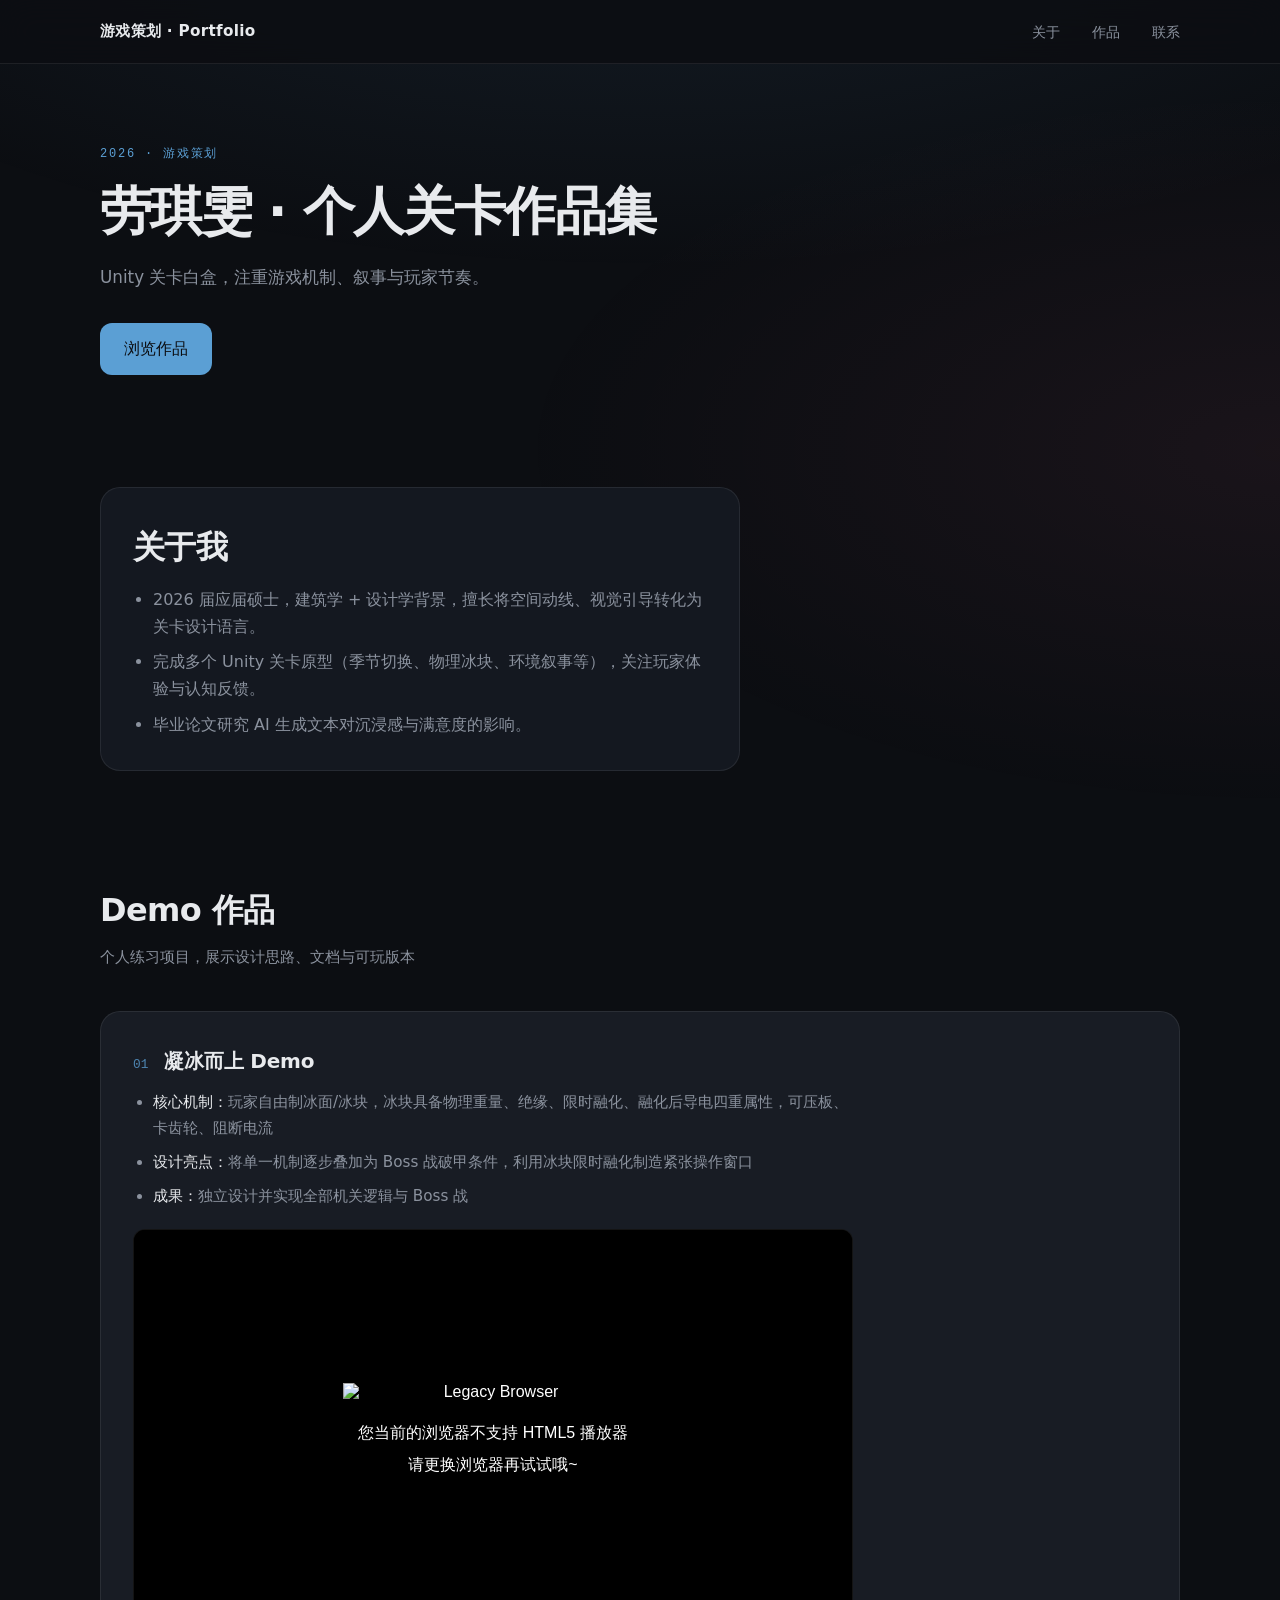
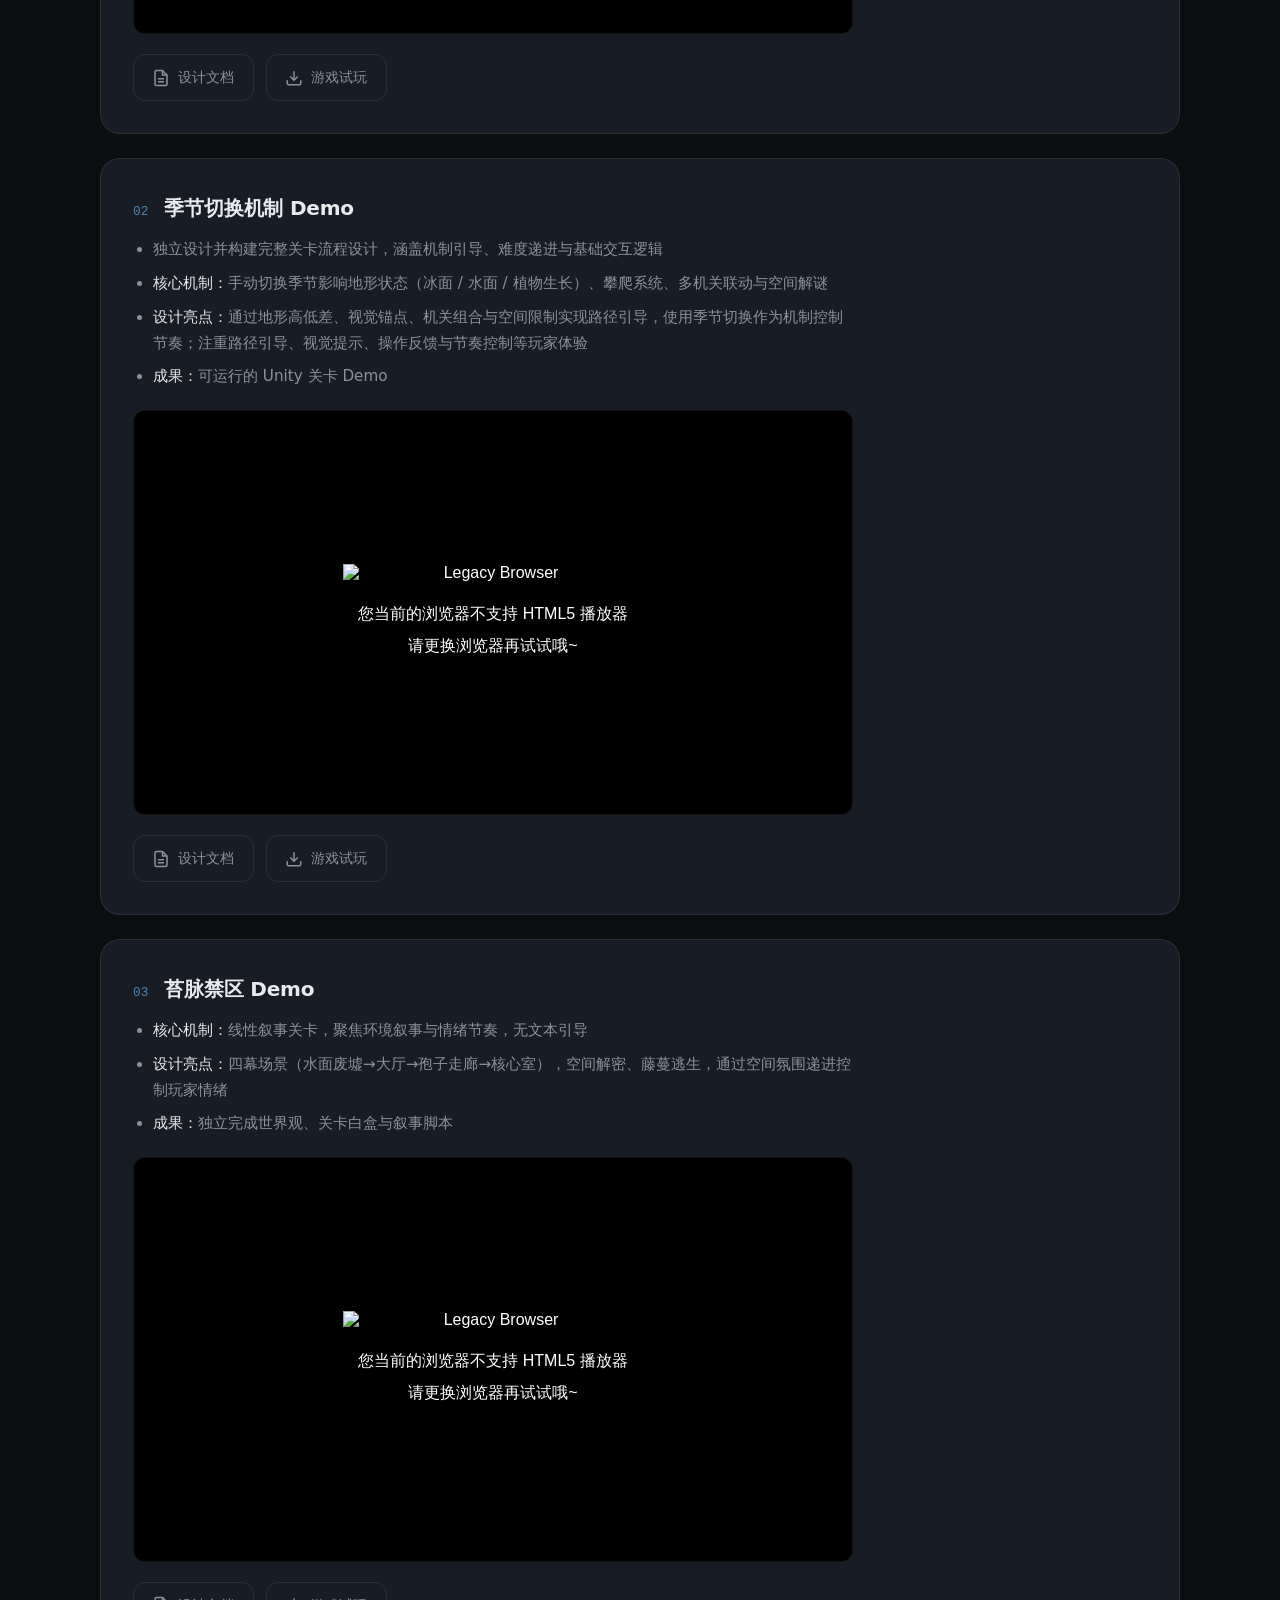
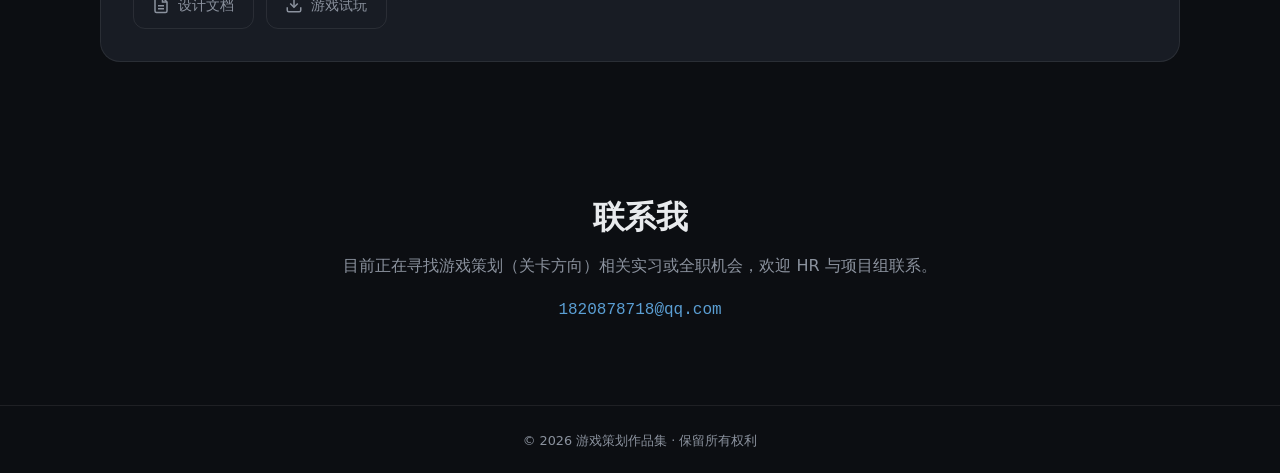
<file: portfolio.html>
<!DOCTYPE html>
<!-- saved from url=(0049)file:///D:/work/level-design-portfolio/index.html -->
<html lang="zh-CN"><head><meta http-equiv="Content-Type" content="text/html; charset=UTF-8">
  
  <meta name="viewport" content="width=device-width, initial-scale=1.0">
  <title>游戏策划作品集</title>
  <link rel="preconnect" href="https://fonts.googleapis.com/">
  <link rel="preconnect" href="https://fonts.gstatic.com/" crossorigin="">
  <link href="./portfolio_files/css2" rel="stylesheet">
  <link rel="stylesheet" href="./portfolio_files/styles.css">
</head>
<body>
  <header class="header" id="top">
    <nav class="nav container">
      <a href="file:///D:/work/level-design-portfolio/index.html#top" class="nav__logo">游戏策划 · Portfolio</a>
      <ul class="nav__links">
        <li><a href="file:///D:/work/level-design-portfolio/index.html#about">关于</a></li>
        <li><a href="file:///D:/work/level-design-portfolio/index.html#works">作品</a></li>
        <li><a href="file:///D:/work/level-design-portfolio/index.html#contact">联系</a></li>
      </ul>
      <button class="nav__toggle" aria-label="打开菜单" aria-expanded="false">
        <span></span>
        <span></span>
        <span></span>
      </button>
    </nav>
  </header>

  <main>
    <section class="hero container">
      <p class="hero__tag">2026 · 游戏策划</p>
      <h1 class="hero__title">劳琪雯 · 个人关卡作品集</h1>
      <p class="hero__desc">
        Unity 关卡白盒，注重游戏机制、叙事与玩家节奏。
      </p>
      <a href="file:///D:/work/level-design-portfolio/index.html#works" class="hero__cta">浏览作品</a>
    </section>

    <section class="about container" id="about">
      <div class="about__content">
        <h2 class="section-title">关于我</h2>
        <ul class="about__list">
          <li>2026 届应届硕士，建筑学 + 设计学背景，擅长将空间动线、视觉引导转化为关卡设计语言。</li>
          <li>完成多个 Unity 关卡原型（季节切换、物理冰块、环境叙事等），关注玩家体验与认知反馈。</li>
          <li>毕业论文研究 AI 生成文本对沉浸感与满意度的影响。</li>
        </ul>
      </div>
    </section>

    <section class="works container" id="works">
      <h2 class="section-title">Demo 作品</h2>
      <p class="section-subtitle">个人练习项目，展示设计思路、文档与可玩版本</p>

      <div class="works__grid">
        <!-- 作品 1 -->
        <article class="work-card">
          <div class="work-card__header">
            <span class="work-card__index">01</span>
            <h3 class="work-card__title">凝冰而上 Demo</h3>
          </div>
          <ul class="work-card__desc">
            <li><strong>核心机制：</strong>玩家自由制冰面/冰块，冰块具备物理重量、绝缘、限时融化、融化后导电四重属性，可压板、卡齿轮、阻断电流</li>
            <li><strong>设计亮点：</strong>将单一机制逐步叠加为 Boss 战破甲条件，利用冰块限时融化制造紧张操作窗口</li>
            <li><strong>成果：</strong>独立设计并实现全部机关逻辑与 Boss 战</li>
          </ul>
          <div class="work-card__video">
            <div class="video-embed">
              <iframe src="./portfolio_files/player.html" title="凝冰而上 Demo 演示" scrolling="no" frameborder="0" allowfullscreen=""></iframe>
            </div>
          </div>
          <div class="work-card__actions">
            <div class="work-card__downloads">
              <a href="file:///D:/work/level-design-portfolio/assets/docs/project-01-design-doc.pdf" class="btn btn--outline" download="">
                <svg class="btn__icon" viewBox="0 0 24 24" fill="none" stroke="currentColor" stroke-width="2" aria-hidden="true">
                  <path d="M14 2H6a2 2 0 0 0-2 2v16a2 2 0 0 0 2 2h12a2 2 0 0 0 2-2V8z"></path>
                  <polyline points="14 2 14 8 20 8"></polyline>
                  <line x1="16" y1="13" x2="8" y2="13"></line>
                  <line x1="16" y1="17" x2="8" y2="17"></line>
                </svg>
                设计文档
              </a>
              <a href="file:///D:/work/level-design-portfolio/assets/demos/project-01-demo.zip" class="btn btn--outline" download="">
                <svg class="btn__icon" viewBox="0 0 24 24" fill="none" stroke="currentColor" stroke-width="2" aria-hidden="true">
                  <path d="M21 15v4a2 2 0 0 1-2 2H5a2 2 0 0 1-2-2v-4"></path>
                  <polyline points="7 10 12 15 17 10"></polyline>
                  <line x1="12" y1="15" x2="12" y2="3"></line>
                </svg>
                游戏试玩
              </a>
            </div>
          </div>
        </article>

        <!-- 作品 2 -->
        <article class="work-card">
          <div class="work-card__header">
            <span class="work-card__index">02</span>
            <h3 class="work-card__title">季节切换机制 Demo</h3>
          </div>
          <ul class="work-card__desc">
            <li>独立设计并构建完整关卡流程设计，涵盖机制引导、难度递进与基础交互逻辑</li>
            <li><strong>核心机制：</strong>手动切换季节影响地形状态（冰面 / 水面 / 植物生长）、攀爬系统、多机关联动与空间解谜</li>
            <li><strong>设计亮点：</strong>通过地形高低差、视觉锚点、机关组合与空间限制实现路径引导，使用季节切换作为机制控制节奏；注重路径引导、视觉提示、操作反馈与节奏控制等玩家体验</li>
            <li><strong>成果：</strong>可运行的 Unity 关卡 Demo</li>
          </ul>
          <div class="work-card__video">
            <div class="video-embed">
              <iframe src="./portfolio_files/player(1).html" title="季节切换机制 Demo 演示" scrolling="no" frameborder="0" allowfullscreen=""></iframe>
            </div>
          </div>
          <div class="work-card__actions">
            <div class="work-card__downloads">
              <a href="file:///D:/work/level-design-portfolio/assets/docs/project-02-design-doc.pdf" class="btn btn--outline" download="">
                <svg class="btn__icon" viewBox="0 0 24 24" fill="none" stroke="currentColor" stroke-width="2" aria-hidden="true">
                  <path d="M14 2H6a2 2 0 0 0-2 2v16a2 2 0 0 0 2 2h12a2 2 0 0 0 2-2V8z"></path>
                  <polyline points="14 2 14 8 20 8"></polyline>
                  <line x1="16" y1="13" x2="8" y2="13"></line>
                  <line x1="16" y1="17" x2="8" y2="17"></line>
                </svg>
                设计文档
              </a>
              <a href="file:///D:/work/level-design-portfolio/assets/demos/project-02-demo.zip" class="btn btn--outline" download="">
                <svg class="btn__icon" viewBox="0 0 24 24" fill="none" stroke="currentColor" stroke-width="2" aria-hidden="true">
                  <path d="M21 15v4a2 2 0 0 1-2 2H5a2 2 0 0 1-2-2v-4"></path>
                  <polyline points="7 10 12 15 17 10"></polyline>
                  <line x1="12" y1="15" x2="12" y2="3"></line>
                </svg>
                游戏试玩
              </a>
            </div>
          </div>
        </article>

        <!-- 作品 3 -->
        <article class="work-card">
          <div class="work-card__header">
            <span class="work-card__index">03</span>
            <h3 class="work-card__title">苔脉禁区 Demo</h3>
          </div>
          <ul class="work-card__desc">
            <li><strong>核心机制：</strong>线性叙事关卡，聚焦环境叙事与情绪节奏，无文本引导</li>
            <li><strong>设计亮点：</strong>四幕场景（水面废墟→大厅→孢子走廊→核心室），空间解密、藤蔓逃生，通过空间氛围递进控制玩家情绪</li>
            <li><strong>成果：</strong>独立完成世界观、关卡白盒与叙事脚本</li>
          </ul>
          <div class="work-card__video">
            <div class="video-embed">
              <iframe src="./portfolio_files/player(2).html" title="苔脉禁区 Demo 演示" scrolling="no" frameborder="0" allowfullscreen=""></iframe>
            </div>
          </div>
          <div class="work-card__actions">
            <div class="work-card__downloads">
              <a href="file:///D:/work/level-design-portfolio/assets/docs/project-03-design-doc.pdf" class="btn btn--outline" download="">
                <svg class="btn__icon" viewBox="0 0 24 24" fill="none" stroke="currentColor" stroke-width="2" aria-hidden="true">
                  <path d="M14 2H6a2 2 0 0 0-2 2v16a2 2 0 0 0 2 2h12a2 2 0 0 0 2-2V8z"></path>
                  <polyline points="14 2 14 8 20 8"></polyline>
                  <line x1="16" y1="13" x2="8" y2="13"></line>
                  <line x1="16" y1="17" x2="8" y2="17"></line>
                </svg>
                设计文档
              </a>
              <a href="file:///D:/work/level-design-portfolio/assets/demos/project-03-demo.zip" class="btn btn--outline" download="">
                <svg class="btn__icon" viewBox="0 0 24 24" fill="none" stroke="currentColor" stroke-width="2" aria-hidden="true">
                  <path d="M21 15v4a2 2 0 0 1-2 2H5a2 2 0 0 1-2-2v-4"></path>
                  <polyline points="7 10 12 15 17 10"></polyline>
                  <line x1="12" y1="15" x2="12" y2="3"></line>
                </svg>
                游戏试玩
              </a>
            </div>
          </div>
        </article>
      </div>
    </section>

    <section class="contact container" id="contact">
      <h2 class="section-title">联系我</h2>
      <p class="contact__text">
        目前正在寻找游戏策划（关卡方向）相关实习或全职机会，欢迎 HR 与项目组联系。
      </p>
      <a href="mailto:1820878718@qq.com" class="contact__email">1820878718@qq.com</a>
    </section>
  </main>

  <footer class="footer">
    <div class="container">
      <p>© 2026 游戏策划作品集 · 保留所有权利</p>
    </div>
  </footer>

  <script src="./portfolio_files/script.js"></script>


</body></html>
</file>
<file: portfolio_files/styles.css>
/* ===== Variables ===== */
:root {
  --bg: #0c0e12;
  --bg-elevated: #141820;
  --bg-card: #181c24;
  --border: rgba(255, 255, 255, 0.08);
  --text: #e8eaed;
  --text-muted: #8b929e;
  --accent: #5b9fd4;
  --accent-hover: #7ab3e0;
  --bilibili: #fb7299;
  --bilibili-hover: #fc8fb0;
  --radius: 12px;
  --radius-lg: 20px;
  --shadow: 0 8px 32px rgba(0, 0, 0, 0.4);
  --transition: 0.25s ease;
  --font: "Noto Sans SC", system-ui, sans-serif;
  --font-mono: "JetBrains Mono", monospace;
  --nav-height: 64px;
}

/* ===== Reset & Base ===== */
*,
*::before,
*::after {
  box-sizing: border-box;
  margin: 0;
  padding: 0;
}

html {
  scroll-behavior: smooth;
  scroll-padding-top: calc(var(--nav-height) + 24px);
}

body {
  font-family: var(--font);
  background: var(--bg);
  color: var(--text);
  line-height: 1.7;
  min-height: 100vh;
  -webkit-font-smoothing: antialiased;
}

body::before {
  content: "";
  position: fixed;
  inset: 0;
  background:
    radial-gradient(ellipse 80% 50% at 50% -20%, rgba(91, 159, 212, 0.12), transparent),
    radial-gradient(ellipse 60% 40% at 100% 50%, rgba(251, 114, 153, 0.06), transparent);
  pointer-events: none;
  z-index: -1;
}

a {
  color: inherit;
  text-decoration: none;
}

ul {
  list-style: none;
}

img {
  max-width: 100%;
  display: block;
}

.container {
  width: min(1080px, 92vw);
  margin-inline: auto;
}

.section-title {
  font-size: clamp(1.5rem, 3vw, 2rem);
  font-weight: 600;
  letter-spacing: -0.02em;
  margin-bottom: 0.5rem;
}

.section-subtitle {
  color: var(--text-muted);
  margin-bottom: 2.5rem;
  font-size: 0.95rem;
}

/* ===== Header / Nav ===== */
.header {
  position: sticky;
  top: 0;
  z-index: 100;
  height: var(--nav-height);
  background: rgba(12, 14, 18, 0.85);
  backdrop-filter: blur(16px);
  border-bottom: 1px solid var(--border);
}

.nav {
  display: flex;
  align-items: center;
  justify-content: space-between;
  height: 100%;
}

.nav__logo {
  font-weight: 600;
  font-size: 0.95rem;
  letter-spacing: 0.02em;
  transition: color var(--transition);
}

.nav__logo:hover {
  color: var(--accent);
}

.nav__links {
  display: flex;
  gap: 2rem;
}

.nav__links a {
  font-size: 0.9rem;
  color: var(--text-muted);
  transition: color var(--transition);
  position: relative;
}

.nav__links a::after {
  content: "";
  position: absolute;
  bottom: -4px;
  left: 0;
  width: 0;
  height: 2px;
  background: var(--accent);
  transition: width var(--transition);
}

.nav__links a:hover {
  color: var(--text);
}

.nav__links a:hover::after {
  width: 100%;
}

.nav__toggle {
  display: none;
  flex-direction: column;
  gap: 5px;
  background: none;
  border: none;
  cursor: pointer;
  padding: 4px;
}

.nav__toggle span {
  display: block;
  width: 22px;
  height: 2px;
  background: var(--text);
  transition: var(--transition);
}

/* ===== Hero ===== */
.hero {
  padding: 5rem 0 4rem;
}

.hero__tag {
  font-family: var(--font-mono);
  font-size: 0.75rem;
  letter-spacing: 0.15em;
  text-transform: uppercase;
  color: var(--accent);
  margin-bottom: 1rem;
}

.hero__title {
  font-size: clamp(2rem, 5vw, 3.25rem);
  font-weight: 700;
  line-height: 1.2;
  letter-spacing: -0.03em;
  margin-bottom: 1.25rem;
}

.hero__desc {
  color: var(--text-muted);
  max-width: 540px;
  font-size: 1.05rem;
  margin-bottom: 2rem;
}

.hero__cta {
  display: inline-flex;
  align-items: center;
  padding: 0.75rem 1.5rem;
  background: var(--accent);
  color: var(--bg);
  font-weight: 500;
  border-radius: var(--radius);
  transition: background var(--transition), transform var(--transition);
}

.hero__cta:hover {
  background: var(--accent-hover);
  transform: translateY(-2px);
}

/* ===== About ===== */
.about {
  padding: 3rem 0;
}

.about__content {
  max-width: 640px;
  padding: 2rem;
  background: var(--bg-elevated);
  border: 1px solid var(--border);
  border-radius: var(--radius-lg);
}

.about__content p {
  color: var(--text-muted);
  margin-top: 0.75rem;
}

.about__list {
  margin-top: 0.75rem;
  padding-left: 1.25rem;
  color: var(--text-muted);
}

.about__list li {
  list-style: disc;
  margin-bottom: 0.5rem;
}

.about__list li:last-child {
  margin-bottom: 0;
}

/* ===== Works Grid ===== */
.works {
  padding: 4rem 0;
}

.works__grid {
  display: flex;
  flex-direction: column;
  gap: 1.5rem;
}

.work-card {
  background: var(--bg-card);
  border: 1px solid var(--border);
  border-radius: var(--radius-lg);
  padding: 2rem;
  transition: border-color var(--transition), box-shadow var(--transition);
}

.work-card:hover {
  border-color: rgba(91, 159, 212, 0.25);
  box-shadow: var(--shadow);
}

.work-card__header {
  display: flex;
  align-items: baseline;
  gap: 1rem;
  margin-bottom: 0.75rem;
}

.work-card__index {
  font-family: var(--font-mono);
  font-size: 0.8rem;
  color: var(--accent);
  opacity: 0.8;
}

.work-card__title {
  font-size: 1.25rem;
  font-weight: 600;
  letter-spacing: -0.01em;
}

.work-card__desc {
  color: var(--text-muted);
  font-size: 0.95rem;
  margin-bottom: 1.25rem;
  max-width: 720px;
  padding-left: 1.25rem;
}

.work-card__desc li {
  list-style: disc;
  margin-bottom: 0.5rem;
}

.work-card__desc li:last-child {
  margin-bottom: 0;
}

.work-card__desc strong {
  color: var(--text);
  font-weight: 500;
}

.work-card__video {
  margin-bottom: 1.25rem;
}

.video-embed {
  position: relative;
  width: 100%;
  max-width: 720px;
  aspect-ratio: 16 / 9;
  border-radius: var(--radius);
  overflow: hidden;
  background: #000;
  border: 1px solid var(--border);
}

.video-embed iframe {
  position: absolute;
  inset: 0;
  width: 100%;
  height: 100%;
  border: none;
}

.work-card__actions {
  display: flex;
  flex-wrap: wrap;
  align-items: center;
  gap: 1rem;
}

.work-card__downloads {
  display: flex;
  flex-wrap: wrap;
  gap: 0.75rem;
}

/* ===== Buttons ===== */
.btn {
  display: inline-flex;
  align-items: center;
  gap: 0.5rem;
  padding: 0.65rem 1.15rem;
  font-size: 0.875rem;
  font-weight: 500;
  font-family: var(--font);
  border-radius: var(--radius);
  border: none;
  cursor: pointer;
  transition: background var(--transition), color var(--transition), border-color var(--transition), transform var(--transition);
}

.btn__icon {
  width: 18px;
  height: 18px;
  flex-shrink: 0;
}

.btn--outline {
  background: transparent;
  color: var(--text-muted);
  border: 1px solid var(--border);
}

.btn--outline:hover {
  color: var(--text);
  border-color: rgba(255, 255, 255, 0.2);
  background: rgba(255, 255, 255, 0.04);
}

/* ===== Contact ===== */
.contact {
  padding: 4rem 0 5rem;
  text-align: center;
}

.contact__text {
  color: var(--text-muted);
  margin-bottom: 1rem;
}

.contact__email {
  font-family: var(--font-mono);
  font-size: 1rem;
  color: var(--accent);
  transition: color var(--transition);
}

.contact__email:hover {
  color: var(--accent-hover);
}

/* ===== Footer ===== */
.footer {
  padding: 1.5rem 0;
  border-top: 1px solid var(--border);
  text-align: center;
}

.footer p {
  font-size: 0.8rem;
  color: var(--text-muted);
}

/* ===== Mobile Nav ===== */
@media (max-width: 640px) {
  .nav__toggle {
    display: flex;
  }

  .nav__links {
    position: fixed;
    top: var(--nav-height);
    left: 0;
    right: 0;
    flex-direction: column;
    gap: 0;
    background: rgba(12, 14, 18, 0.98);
    backdrop-filter: blur(16px);
    border-bottom: 1px solid var(--border);
    padding: 1rem 0;
    transform: translateY(-120%);
    opacity: 0;
    visibility: hidden;
    transition: transform var(--transition), opacity var(--transition), visibility var(--transition);
  }

  .nav__links.is-open {
    transform: translateY(0);
    opacity: 1;
    visibility: visible;
  }

  .nav__links li a {
    display: block;
    padding: 0.85rem 1.5rem;
  }

  .nav__links a::after {
    display: none;
  }

  .nav__toggle.is-active span:nth-child(1) {
    transform: rotate(45deg) translate(5px, 5px);
  }

  .nav__toggle.is-active span:nth-child(2) {
    opacity: 0;
  }

  .nav__toggle.is-active span:nth-child(3) {
    transform: rotate(-45deg) translate(5px, -5px);
  }

  .work-card {
    padding: 1.5rem;
  }

  .work-card__actions {
    flex-direction: column;
    align-items: stretch;
  }

  .work-card__downloads {
    flex-direction: column;
  }

  .btn {
    justify-content: center;
  }
}
</file>
